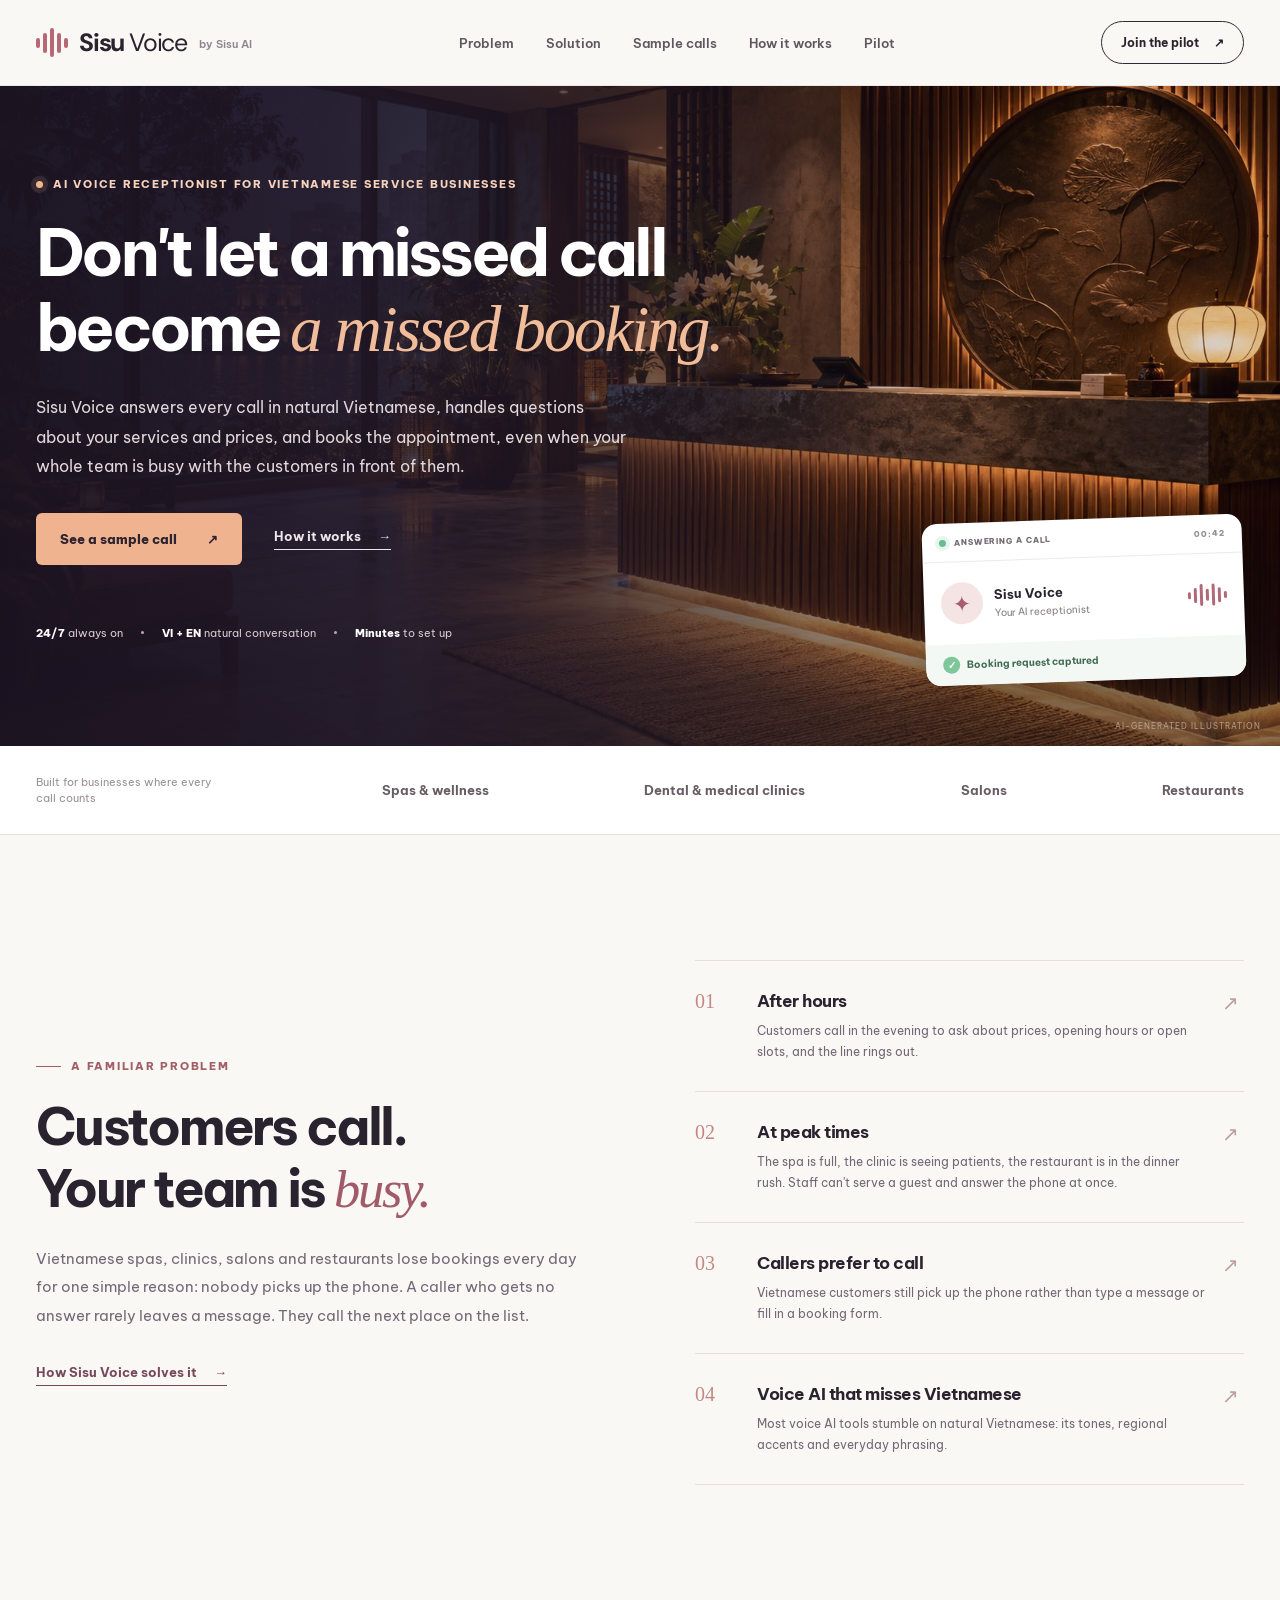
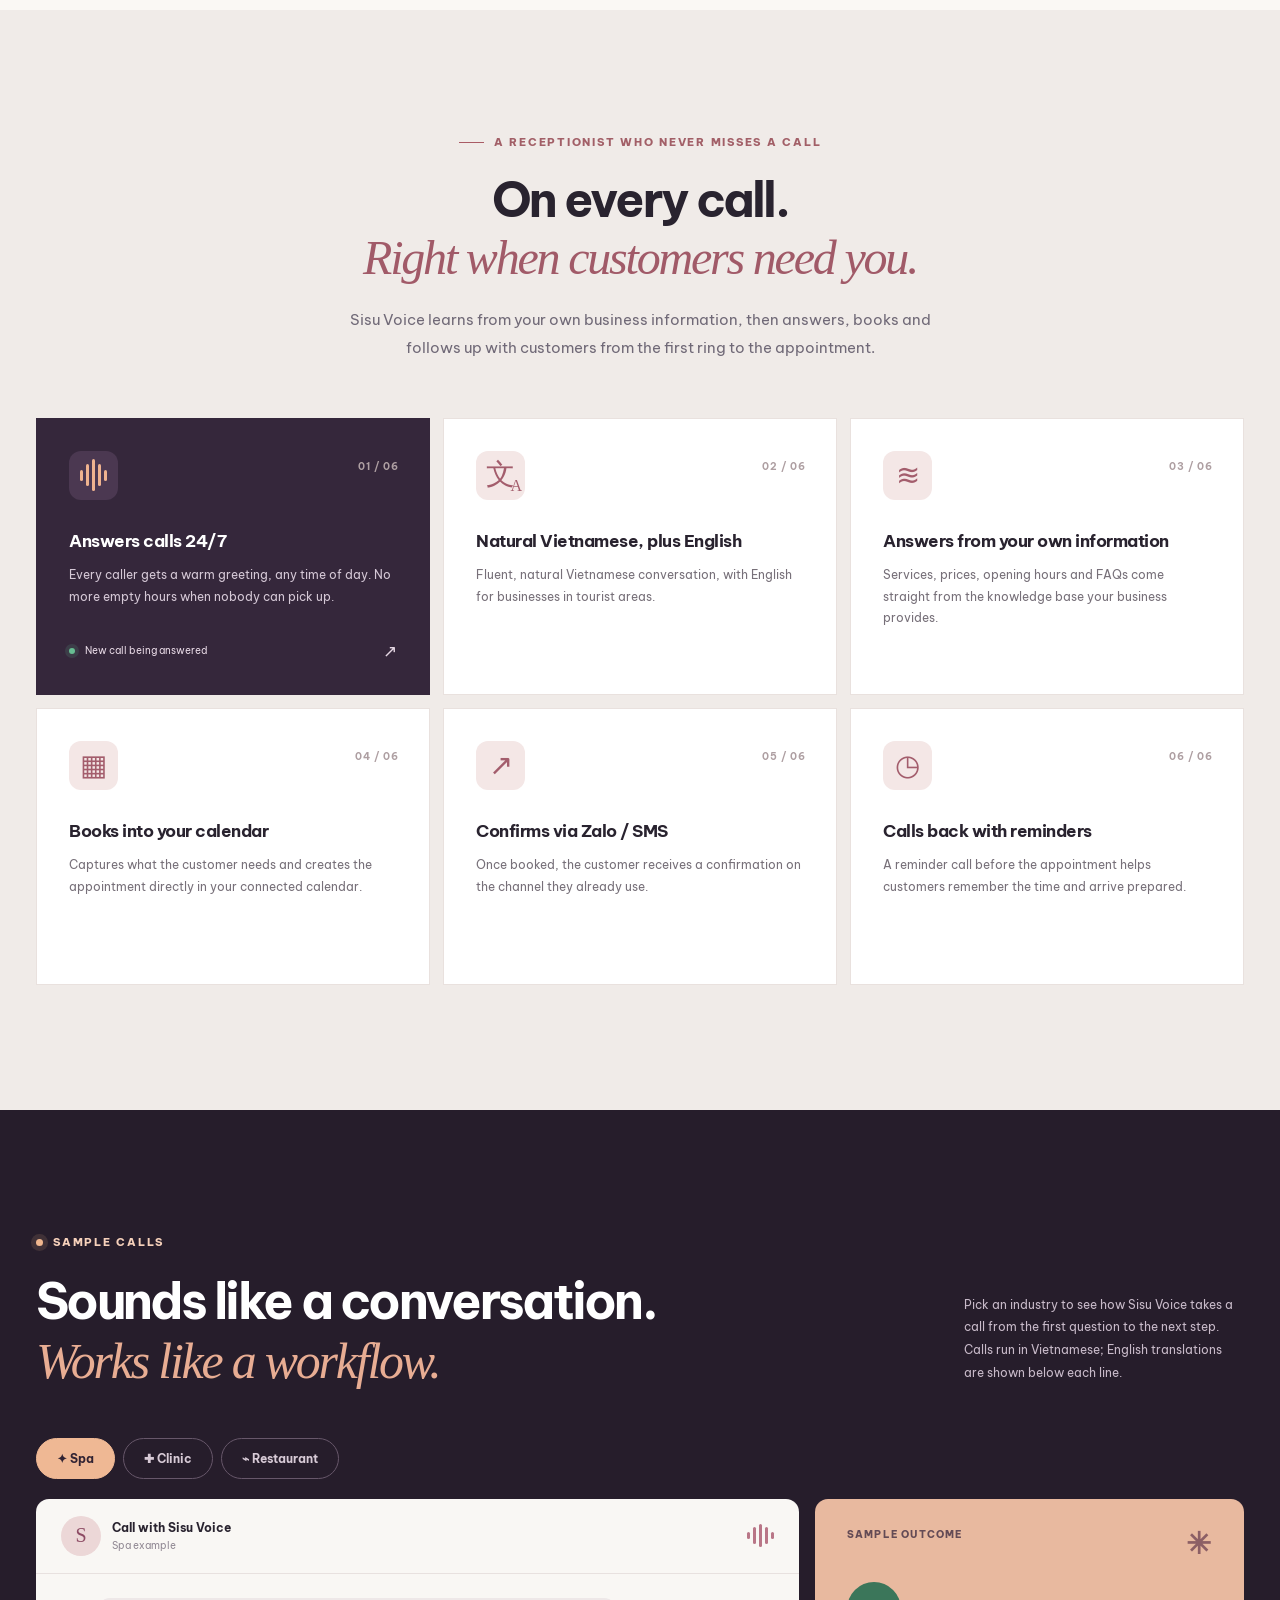
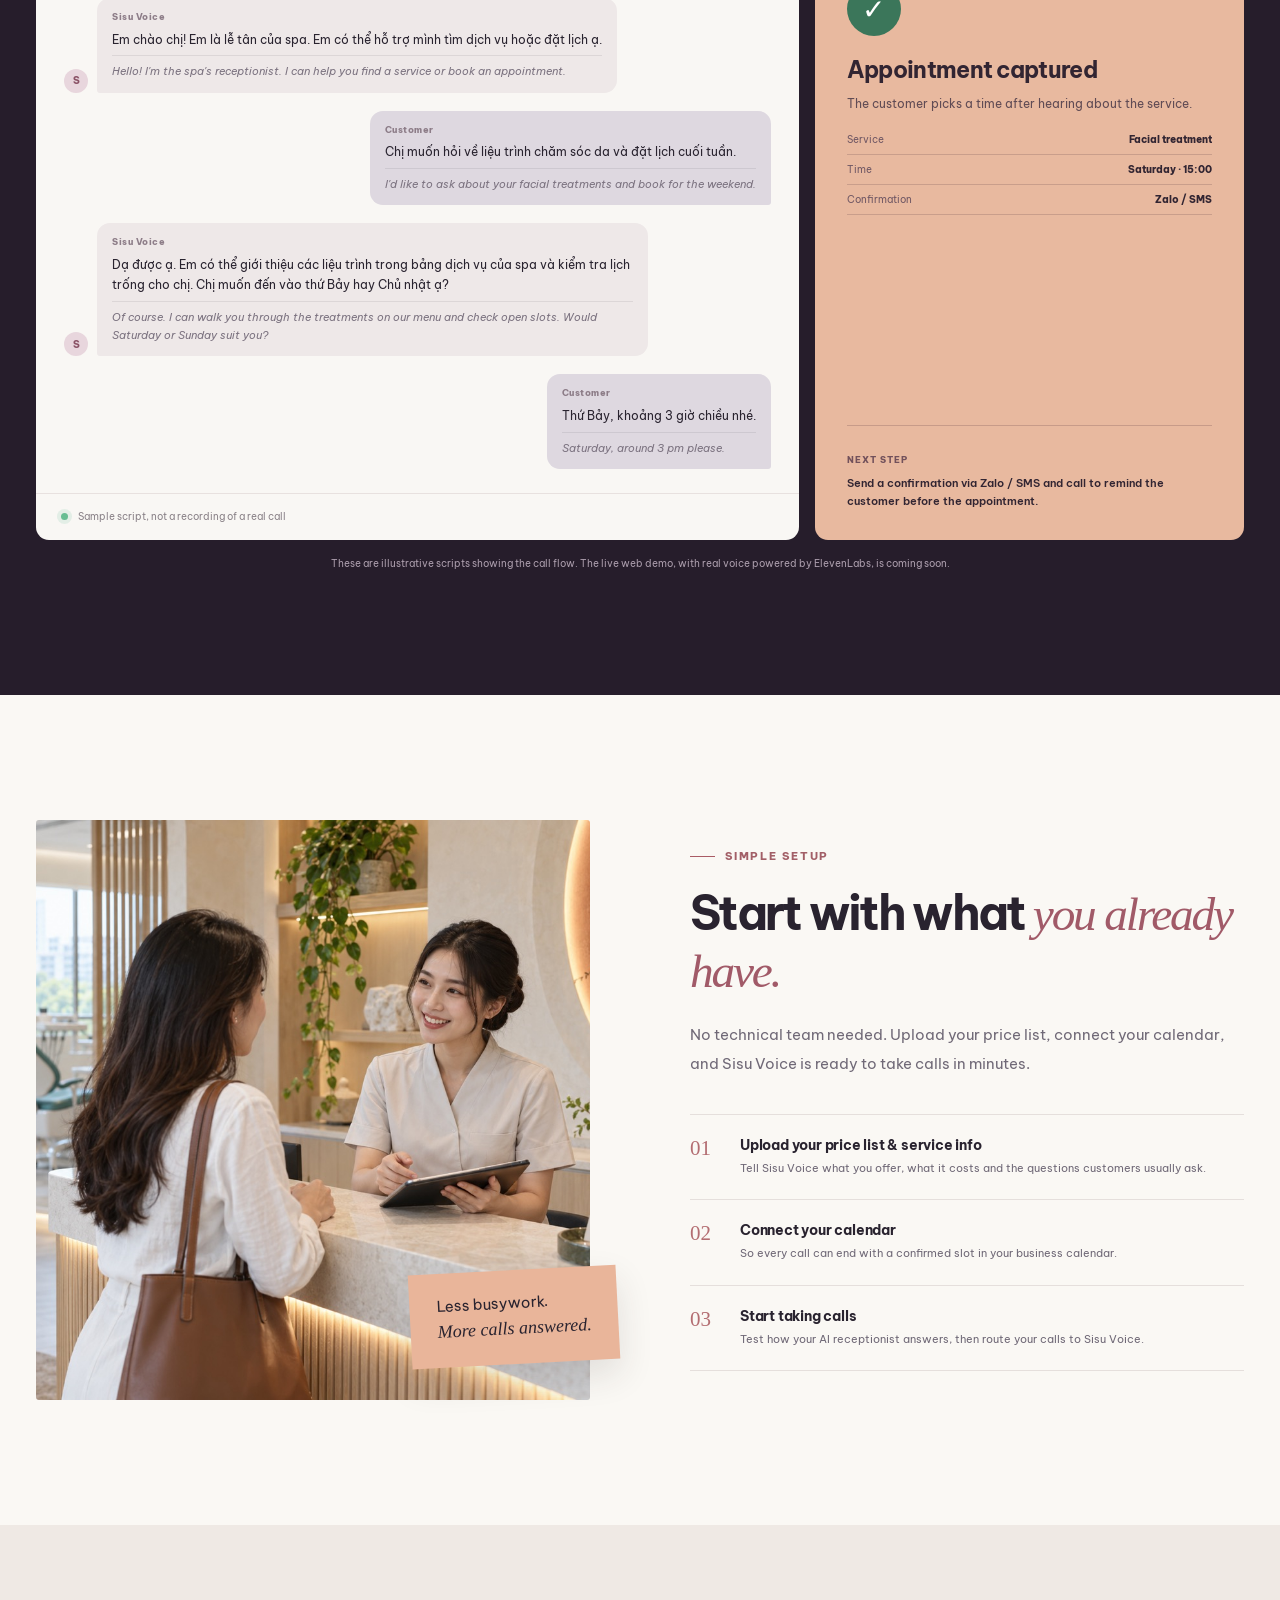
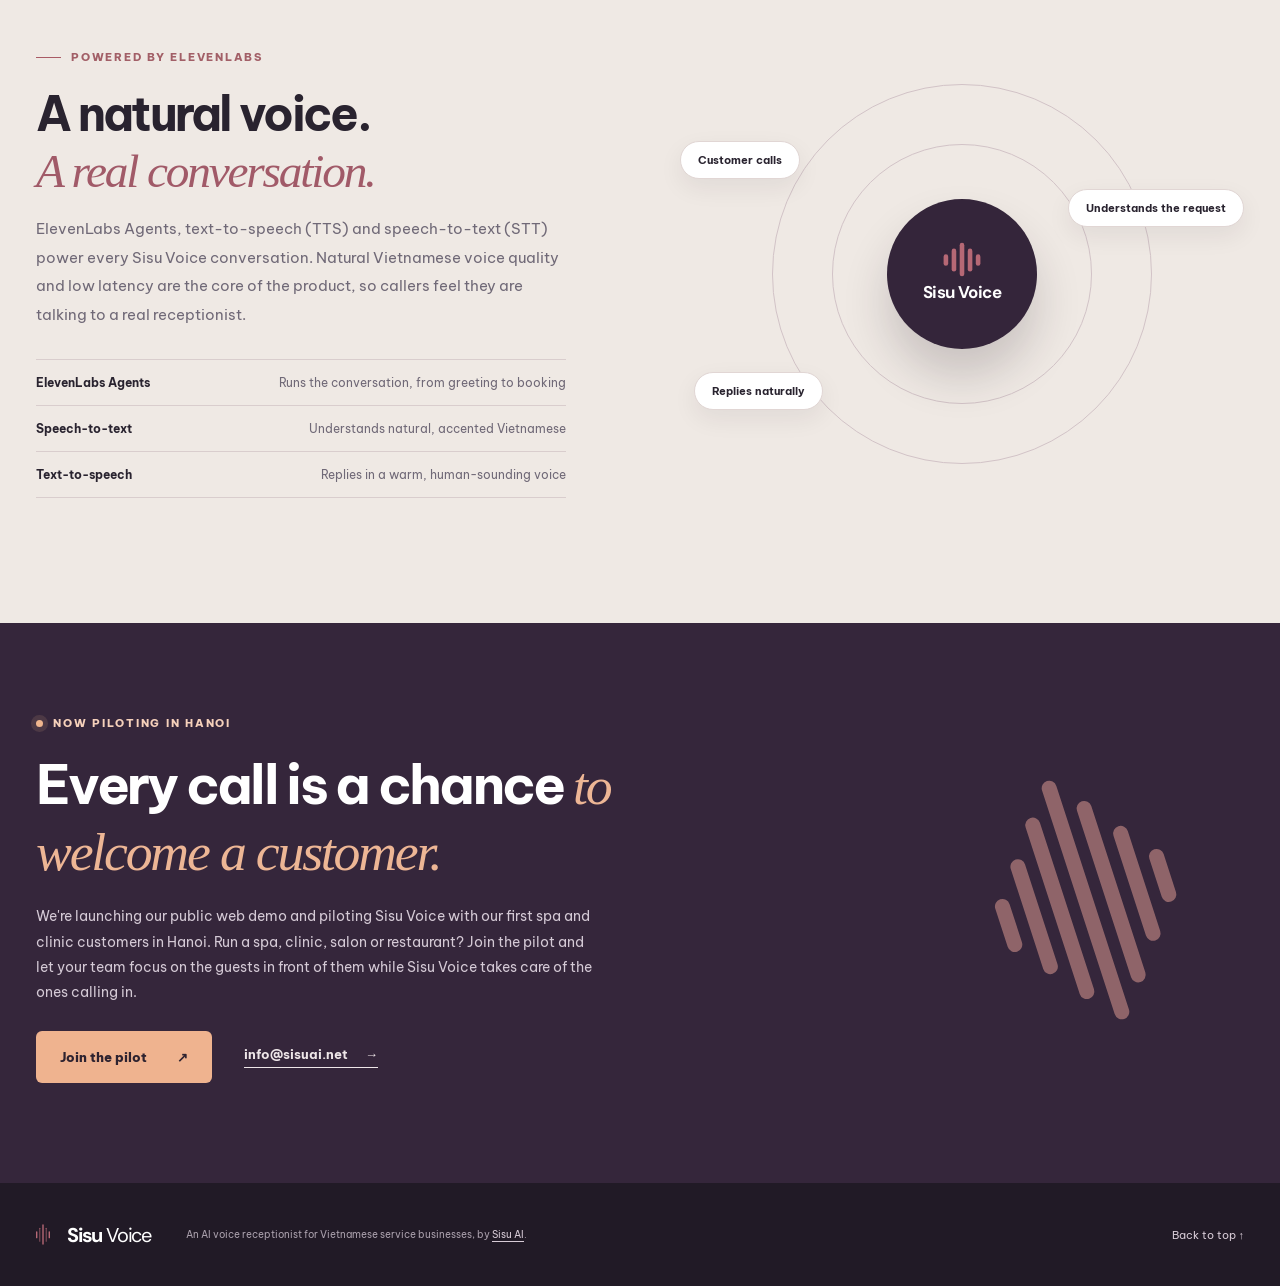
<file: public/sisu-voice.html>
<!doctype html>
<html lang="en">
<head>
  <meta charset="utf-8">
  <meta name="viewport" content="width=device-width, initial-scale=1">
  <meta name="theme-color" content="#251d2c">
  <title>Sisu Voice | AI Voice Receptionist for Vietnamese Service Businesses</title>
  <meta name="description" content="Sisu Voice is an AI voice receptionist for spas, dental and medical clinics, salons and restaurants in Vietnam. It answers calls 24/7 in natural Vietnamese, books appointments and reminds customers before they arrive.">
  <link rel="canonical" href="https://sisuai.net/sisu-voice.html">

  <!-- Open Graph -->
  <meta property="og:type" content="website">
  <meta property="og:site_name" content="Sisu AI">
  <meta property="og:url" content="https://sisuai.net/sisu-voice.html">
  <meta property="og:title" content="Sisu Voice | Every call answered, in natural Vietnamese">
  <meta property="og:description" content="An AI voice receptionist that answers calls 24/7, books appointments and sends confirmations via Zalo or SMS. Built for Vietnamese spas, clinics, salons and restaurants.">
  <meta property="og:image" content="https://sisuai.net/images/sisu-voice/hero-spa-hanoi.jpg">
  <meta property="og:image:alt" content="A spa reception desk in Hanoi in the evening">
  <meta name="twitter:card" content="summary_large_image">
  <meta name="twitter:title" content="Sisu Voice | Every call answered, in natural Vietnamese">
  <meta name="twitter:description" content="An AI voice receptionist for Vietnamese spas, clinics, salons and restaurants. Answers 24/7, books appointments, reminds customers.">
  <meta name="twitter:image" content="https://sisuai.net/images/sisu-voice/hero-spa-hanoi.jpg">

  <link rel="icon" type="image/svg+xml" href="branding/sisu-ai-icon-mark-spark-favicon.svg">
  <link rel="preconnect" href="https://fonts.googleapis.com">
  <link rel="preconnect" href="https://fonts.gstatic.com" crossorigin>
  <link href="https://fonts.googleapis.com/css2?family=Be+Vietnam+Pro:wght@400;500;600;700;800&family=DM+Sans:wght@400;500;600;700&display=swap" rel="stylesheet">
  <link rel="stylesheet" href="css/sisu-voice.css">
  <script src="js/sisu-voice.js" defer></script>
  <!-- Google Tag Manager -->
  <script>(function(w,d,s,l,i){w[l]=w[l]||[];w[l].push({'gtm.start':
  new Date().getTime(),event:'gtm.js'});var f=d.getElementsByTagName(s)[0],
  j=d.createElement(s),dl=l!='dataLayer'?'&l='+l:'';j.async=true;j.src=
  'https://www.googletagmanager.com/gtm.js?id='+i+dl;f.parentNode.insertBefore(j,f);
  })(window,document,'script','dataLayer','GTM-5Q5WRX72');</script>
  <!-- End Google Tag Manager -->
</head>
<body>
  <!-- Google Tag Manager (noscript) -->
  <noscript><iframe src="https://www.googletagmanager.com/ns.html?id=GTM-5Q5WRX72"
  height="0" width="0" style="display:none;visibility:hidden"></iframe></noscript>
  <!-- End Google Tag Manager (noscript) -->
  <a class="skip-link" href="#main">Skip to content</a>
  <header class="site-header" id="top">
    <div class="container header-inner">
      <div class="brand-group">
        <a class="brand" href="#top" aria-label="Sisu Voice, back to top">
          <span class="brand-mark" aria-hidden="true"><span></span><span></span><span></span><span></span><span></span></span>
          <span>Sisu <span class="brand-light">Voice</span></span>
        </a>
        <a class="brand-byline" href="/">by Sisu AI</a>
      </div>
      <button class="menu-toggle" type="button" aria-controls="site-nav" aria-expanded="false" aria-label="Open menu"><span></span><span></span><span></span></button>
      <nav class="site-nav" id="site-nav" aria-label="Primary">
        <a href="#problem">Problem</a>
        <a href="#solution">Solution</a>
        <a href="#demo">Sample calls</a>
        <a href="#how-it-works">How it works</a>
        <a href="#pilot">Pilot</a>
      </nav>
      <a class="header-cta" href="#pilot">Join the pilot <span aria-hidden="true">↗</span></a>
    </div>
  </header>

  <main id="main">
    <section class="hero" aria-labelledby="hero-title">
      <div class="hero-visual" role="img" aria-label="A spa reception desk in Hanoi in the evening"></div>
      <div class="hero-gradient"></div>
      <div class="container hero-inner">
        <div class="hero-copy">
          <p class="eyebrow light"><span class="eyebrow-dot"></span> AI voice receptionist for Vietnamese service businesses</p>
          <h1 id="hero-title">Don't let a missed call become <em>a missed booking.</em></h1>
          <p class="hero-description">Sisu Voice answers every call in natural Vietnamese, handles questions about your services and prices, and books the appointment, even when your whole team is busy with the customers in front of them.</p>
          <div class="hero-actions">
            <a class="button button-coral" href="#demo">See a sample call <span aria-hidden="true">↗</span></a>
            <a class="text-link light-link" href="#solution">How it works <span aria-hidden="true">→</span></a>
          </div>
          <div class="hero-points" aria-label="Highlights"><span><b>24/7</b> always on</span><i></i><span><b>VI + EN</b> natural conversation</span><i></i><span><b>Minutes</b> to set up</span></div>
        </div>
        <div class="call-card" aria-label="Illustration of a call answered by Sisu Voice">
          <div class="call-card-top"><span class="online-dot"></span><span>ANSWERING A CALL</span><span class="call-time">00:42</span></div>
          <div class="call-card-mid"><div class="call-icon" aria-hidden="true">✦</div><div><strong>Sisu Voice</strong><small>Your AI receptionist</small></div><span class="sound-bars" aria-hidden="true"><i></i><i></i><i></i><i></i><i></i><i></i><i></i></span></div>
          <div class="call-card-bottom"><span class="check-icon" aria-hidden="true">✓</span> Booking request captured</div>
        </div>
      </div>
      <div class="hero-caption">AI-GENERATED ILLUSTRATION</div>
    </section>

    <div class="industry-strip" aria-label="Who it's for"><div class="container strip-inner"><span>Built for businesses where every call counts</span><b>Spas &amp; wellness</b><b>Dental &amp; medical clinics</b><b>Salons</b><b>Restaurants</b></div></div>

    <section class="section problem-section" id="problem" aria-labelledby="problem-title">
      <div class="container problem-grid">
        <div class="section-intro"><p class="eyebrow"><span class="eyebrow-line"></span> A familiar problem</p><h2 id="problem-title">Customers call.<br>Your team is <em>busy.</em></h2><p>Vietnamese spas, clinics, salons and restaurants lose bookings every day for one simple reason: nobody picks up the phone. A caller who gets no answer rarely leaves a message. They call the next place on the list.</p><a class="text-link dark-link" href="#solution">How Sisu Voice solves it <span aria-hidden="true">→</span></a></div>
        <div class="problem-list">
          <article class="problem-item"><span class="problem-number">01</span><div><h3>After hours</h3><p>Customers call in the evening to ask about prices, opening hours or open slots, and the line rings out.</p></div><span class="problem-arrow" aria-hidden="true">↗</span></article>
          <article class="problem-item"><span class="problem-number">02</span><div><h3>At peak times</h3><p>The spa is full, the clinic is seeing patients, the restaurant is in the dinner rush. Staff can't serve a guest and answer the phone at once.</p></div><span class="problem-arrow" aria-hidden="true">↗</span></article>
          <article class="problem-item"><span class="problem-number">03</span><div><h3>Callers prefer to call</h3><p>Vietnamese customers still pick up the phone rather than type a message or fill in a booking form.</p></div><span class="problem-arrow" aria-hidden="true">↗</span></article>
          <article class="problem-item"><span class="problem-number">04</span><div><h3>Voice AI that misses Vietnamese</h3><p>Most voice AI tools stumble on natural Vietnamese: its tones, regional accents and everyday phrasing.</p></div><span class="problem-arrow" aria-hidden="true">↗</span></article>
        </div>
      </div>
    </section>

    <section class="section solution-section" id="solution" aria-labelledby="solution-title">
      <div class="container"><div class="section-heading center"><p class="eyebrow"><span class="eyebrow-line"></span> A receptionist who never misses a call</p><h2 id="solution-title">On every call.<br><em>Right when customers need you.</em></h2><p>Sisu Voice learns from your own business information, then answers, books and follows up with customers from the first ring to the appointment.</p></div>
        <div class="feature-grid">
          <article class="feature-card feature-card-featured"><div class="feature-icon pulse-icon" aria-hidden="true"><span></span><span></span><span></span><span></span><span></span></div><span class="feature-index">01 / 06</span><h3>Answers calls 24/7</h3><p>Every caller gets a warm greeting, any time of day. No more empty hours when nobody can pick up.</p><div class="mini-call"><span class="online-dot"></span> New call being answered <span aria-hidden="true">↗</span></div></article>
          <article class="feature-card"><div class="feature-icon" aria-hidden="true">文<span class="icon-small">A</span></div><span class="feature-index">02 / 06</span><h3>Natural Vietnamese, plus English</h3><p>Fluent, natural Vietnamese conversation, with English for businesses in tourist areas.</p></article>
          <article class="feature-card"><div class="feature-icon" aria-hidden="true">≋</div><span class="feature-index">03 / 06</span><h3>Answers from your own information</h3><p>Services, prices, opening hours and FAQs come straight from the knowledge base your business provides.</p></article>
          <article class="feature-card"><div class="feature-icon" aria-hidden="true">▦</div><span class="feature-index">04 / 06</span><h3>Books into your calendar</h3><p>Captures what the customer needs and creates the appointment directly in your connected calendar.</p></article>
          <article class="feature-card"><div class="feature-icon" aria-hidden="true">↗</div><span class="feature-index">05 / 06</span><h3>Confirms via Zalo / SMS</h3><p>Once booked, the customer receives a confirmation on the channel they already use.</p></article>
          <article class="feature-card"><div class="feature-icon" aria-hidden="true">◷</div><span class="feature-index">06 / 06</span><h3>Calls back with reminders</h3><p>A reminder call before the appointment helps customers remember the time and arrive prepared.</p></article>
        </div>
      </div>
    </section>

    <section class="section demo-section" id="demo" aria-labelledby="demo-title">
      <div class="container"><div class="demo-header"><div><p class="eyebrow light"><span class="eyebrow-dot"></span> Sample calls</p><h2 id="demo-title">Sounds like a conversation.<br><em>Works like a workflow.</em></h2></div><p>Pick an industry to see how Sisu Voice takes a call from the first question to the next step. Calls run in Vietnamese; English translations are shown below each line.</p></div>
        <div class="demo-tabs" role="tablist" aria-label="Choose an industry"><button type="button" class="demo-tab is-active" role="tab" aria-selected="true" aria-controls="demo-stage" data-demo="spa">✦ Spa</button><button type="button" class="demo-tab" role="tab" aria-selected="false" aria-controls="demo-stage" data-demo="clinic" tabindex="-1">✚ Clinic</button><button type="button" class="demo-tab" role="tab" aria-selected="false" aria-controls="demo-stage" data-demo="restaurant" tabindex="-1">⌁ Restaurant</button></div>
        <div class="demo-stage" id="demo-stage" role="tabpanel"><div class="conversation-panel"><div class="conversation-head"><span class="avatar">S</span><div><strong>Call with Sisu Voice</strong><small id="demo-context">Spa example</small></div><span class="wave-indicator" aria-hidden="true"><i></i><i></i><i></i><i></i><i></i></span></div><div class="conversation-body" id="conversation-body" aria-live="polite"></div><div class="conversation-foot"><span class="online-dot"></span> Sample script, not a recording of a real call</div></div><div class="outcome-panel"><div class="outcome-top"><span>SAMPLE OUTCOME</span><span class="outcome-symbol" aria-hidden="true">✳</span></div><div class="outcome-check" aria-hidden="true">✓</div><h3 id="outcome-title">Appointment captured</h3><p id="outcome-description">The customer picks a time after hearing about the service.</p><div class="outcome-details" id="outcome-details"></div><div class="outcome-next"><span>NEXT STEP</span><p id="outcome-next">Send a confirmation via Zalo / SMS and call to remind the customer before the appointment.</p></div></div></div>
        <p class="demo-note">These are illustrative scripts showing the call flow. The live web demo, with real voice powered by ElevenLabs, is coming soon.</p>
      </div>
    </section>

    <section class="section setup-section" id="how-it-works" aria-labelledby="setup-title"><div class="container setup-grid"><div class="setup-photo-wrap"><img src="images/sisu-voice/clinic-reception.jpg" alt="A clinic receptionist in Vietnam welcoming a patient, AI-generated illustration" width="1200" height="900" loading="lazy"><span class="photo-sticker">Less busywork.<br><strong>More calls answered.</strong></span></div><div class="setup-content"><p class="eyebrow"><span class="eyebrow-line"></span> Simple setup</p><h2 id="setup-title">Start with what <em>you already have.</em></h2><p class="setup-lead">No technical team needed. Upload your price list, connect your calendar, and Sisu Voice is ready to take calls in minutes.</p><div class="steps"><div class="step"><span>01</span><div><h3>Upload your price list &amp; service info</h3><p>Tell Sisu Voice what you offer, what it costs and the questions customers usually ask.</p></div></div><div class="step"><span>02</span><div><h3>Connect your calendar</h3><p>So every call can end with a confirmed slot in your business calendar.</p></div></div><div class="step"><span>03</span><div><h3>Start taking calls</h3><p>Test how your AI receptionist answers, then route your calls to Sisu Voice.</p></div></div></div></div></div></section>

    <section class="section tech-section" aria-labelledby="tech-title"><div class="container tech-inner"><div><p class="eyebrow"><span class="eyebrow-line"></span> Powered by ElevenLabs</p><h2 id="tech-title">A natural voice.<br><em>A real conversation.</em></h2><p>ElevenLabs Agents, text-to-speech (TTS) and speech-to-text (STT) power every Sisu Voice conversation. Natural Vietnamese voice quality and low latency are the core of the product, so callers feel they are talking to a real receptionist.</p><ul class="tech-list"><li><b>ElevenLabs Agents</b><span>Runs the conversation, from greeting to booking</span></li><li><b>Speech-to-text</b><span>Understands natural, accented Vietnamese</span></li><li><b>Text-to-speech</b><span>Replies in a warm, human-sounding voice</span></li></ul></div><div class="tech-visual" aria-label="Diagram: a call is heard, understood and answered"><div class="orbit orbit-one"></div><div class="orbit orbit-two"></div><div class="tech-core"><span class="brand-mark" aria-hidden="true"><span></span><span></span><span></span><span></span><span></span></span><strong>Sisu Voice</strong></div><div class="tech-pill p1">Customer calls</div><div class="tech-pill p2">Understands the request</div><div class="tech-pill p3">Replies naturally</div></div></div></section>

    <section class="closing-section" id="pilot" aria-labelledby="pilot-title"><div class="container closing-inner"><div><p class="eyebrow light"><span class="eyebrow-dot"></span> Now piloting in Hanoi</p><h2 id="pilot-title">Every call is a chance <em>to welcome a customer.</em></h2><p>We're launching our public web demo and piloting Sisu Voice with our first spa and clinic customers in Hanoi. Run a spa, clinic, salon or restaurant? Join the pilot and let your team focus on the guests in front of them while Sisu Voice takes care of the ones calling in.</p><div class="closing-actions"><a class="button button-coral" href="/?product=sisu-voice#contact">Join the pilot <span aria-hidden="true">↗</span></a><a class="text-link light-link" href="mailto:info@sisuai.net?subject=Sisu%20Voice%20pilot">info@sisuai.net <span aria-hidden="true">→</span></a></div></div><div class="closing-decoration" aria-hidden="true"><span></span><span></span><span></span><span></span><span></span><span></span><span></span></div></div></section>
  </main>
  <footer class="footer"><div class="container footer-inner"><a class="brand" href="#top"><span class="brand-mark" aria-hidden="true"><span></span><span></span><span></span><span></span><span></span></span><span>Sisu <span class="brand-light">Voice</span></span></a><p>An AI voice receptionist for Vietnamese service businesses, by <a href="/">Sisu AI</a>.</p><a href="#top">Back to top ↑</a></div></footer>
</body>
</html>
</file>
<file: public/css/sisu-voice.css>
/* Sisu Voice landing page (sisu-voice.html). Product palette: plum + coral, set in Be Vietnam Pro / DM Sans. */
:root{--ink:#29232f;--muted:#706977;--plum:#251d2c;--plum-2:#3a2a3d;--accent:#efb38f;--cream:#faf8f4;--cream-2:#f2ede8;--line:#e5dfdc;--teal:#7fc9ac;--white:#fff;--font:'Be Vietnam Pro','Segoe UI',Arial,sans-serif}*{box-sizing:border-box}html{scroll-behavior:smooth}body{margin:0;background:var(--cream);color:var(--ink);font-family:var(--font);-webkit-font-smoothing:antialiased}img{display:block;max-width:100%}a{color:inherit;text-decoration:none}button{font:inherit}button,a{-webkit-tap-highlight-color:transparent}a:focus-visible,button:focus-visible{outline:3px solid var(--accent);outline-offset:4px}.container{width:min(100% - 72px,1220px);margin-inline:auto}.skip-link{position:absolute;top:-100px;left:20px;background:#fff;z-index:1000;padding:12px}.skip-link:focus{top:12px}.site-header{height:86px;background:var(--cream);position:relative;z-index:50;border-bottom:1px solid rgba(41,35,47,.07)}.header-inner{height:100%;display:flex;align-items:center;gap:36px}.brand{display:inline-flex;align-items:center;gap:11px;font-family:'DM Sans',var(--font);font-size:25px;letter-spacing:-1.2px;font-weight:700;white-space:nowrap}.brand-light{font-weight:400}.brand-mark{display:flex;align-items:center;gap:3px;height:29px}.brand-mark span{width:4px;border-radius:5px;background:#b66875}.brand-mark span:nth-child(1),.brand-mark span:nth-child(5){height:10px}.brand-mark span:nth-child(2),.brand-mark span:nth-child(4){height:20px}.brand-mark span:nth-child(3){height:29px}.site-nav{display:flex;align-items:center;gap:32px;margin:auto;font-size:13px;font-weight:600;color:#5e5760}.site-nav a{transition:color .2s}.site-nav a:hover{color:#a45362}.header-cta{border:1px solid #342638;border-radius:100px;padding:13px 19px;font-size:12px;font-weight:700;white-space:nowrap;transition:background .2s,color .2s}.header-cta:hover{background:var(--plum);color:#fff}.header-cta span{margin-left:12px}.menu-toggle{display:none}.hero{position:relative;min-height:660px;overflow:hidden;background:#241a28;color:#fff}.hero-visual,.hero-gradient{position:absolute;inset:0}.hero-visual{background-image:url('../images/sisu-voice/hero-spa-hanoi.jpg');background-size:cover;background-position:center 53%}.hero-gradient{background:linear-gradient(90deg,rgba(27,19,33,.97) 0%,rgba(33,23,39,.91) 26%,rgba(34,25,39,.72) 47%,rgba(34,25,39,.14) 77%),linear-gradient(0deg,rgba(21,17,25,.43),transparent 35%)}.hero-inner{min-height:660px;display:flex;align-items:center;position:relative}.hero-copy{width:min(100%,700px);padding:80px 0 95px;position:relative;z-index:2}.eyebrow{display:flex;align-items:center;gap:10px;margin:0 0 22px;font-size:11px;line-height:1.4;letter-spacing:1.75px;text-transform:uppercase;font-weight:800;color:#a25f67}.eyebrow.light{color:#f6d1bb}.eyebrow-dot{width:7px;height:7px;border-radius:50%;background:#f0b68e;box-shadow:0 0 0 5px rgba(240,182,142,.13);flex:none}.eyebrow-line{width:25px;height:1px;background:#a95b65;flex:none}.hero h1,h2{font-size:clamp(38px,4.1vw,61px);line-height:1.18;letter-spacing:-2.7px;margin:0;font-weight:700}.hero h1{max-width:700px;font-size:clamp(45px,5.1vw,74px);line-height:1.16;letter-spacing:-3.7px}.hero h1 em,h2 em{font-family:Georgia,'Times New Roman',serif;font-weight:400;letter-spacing:-2.2px}.hero h1 em{color:#f1bc9a}.hero-description{max-width:590px;color:#e1d9dc;font-size:16px;line-height:1.85;margin:25px 0 31px}.hero-actions{display:flex;align-items:center;gap:32px}.button{min-height:52px;display:inline-flex;align-items:center;justify-content:center;gap:30px;padding:0 24px;border-radius:6px;font-size:13px;font-weight:800;transition:transform .2s,background .2s}.button:hover{transform:translateY(-3px)}.button-coral{background:var(--accent);color:#2e2330}.button-coral:hover{background:#f6c8a9}.text-link{display:inline-flex;align-items:center;gap:17px;font-size:13px;font-weight:700;border-bottom:1px solid currentColor;padding-bottom:5px}.light-link{color:#eee6e8}.dark-link{color:#76485c}.hero-points{display:flex;align-items:center;gap:18px;color:#d6ccd0;font-size:11px;margin-top:61px}.hero-points b{color:#fff;font-weight:800}.hero-points i{width:3px;height:3px;background:#c2a4a9;border-radius:50%}.call-card{position:absolute;z-index:3;right:0;bottom:65px;width:320px;background:#fff;color:var(--ink);border-radius:15px;box-shadow:0 24px 60px rgba(0,0,0,.28);overflow:hidden;transform:rotate(-2deg)}.call-card-top{display:flex;align-items:center;gap:8px;padding:14px 17px;border-bottom:1px solid #eee9e7;font-size:8px;font-weight:800;letter-spacing:.9px;color:#726a72}.online-dot{width:7px;height:7px;background:#67bd92;border-radius:50%;display:inline-block;flex:none;box-shadow:0 0 0 4px rgba(103,189,146,.15)}.call-time{margin-left:auto;color:#918b91}.call-card-mid{padding:20px 17px;display:flex;align-items:center;gap:11px}.call-icon{width:42px;height:42px;display:grid;place-items:center;border-radius:50%;background:#f4e5e4;color:#a85d72;font-size:22px}.call-card-mid strong,.call-card-mid small{display:block}.call-card-mid strong{font-size:13px}.call-card-mid small{color:#847d82;font-size:10px;margin-top:4px}.sound-bars{display:flex;gap:3px;height:25px;align-items:center;margin-left:auto}.sound-bars i{display:block;width:3px;border-radius:4px;background:#b06979;animation:bars 1.15s ease-in-out infinite alternate}.sound-bars i:nth-child(1),.sound-bars i:nth-child(7){height:7px}.sound-bars i:nth-child(2),.sound-bars i:nth-child(6){height:15px;animation-delay:.2s}.sound-bars i:nth-child(3),.sound-bars i:nth-child(5){height:22px;animation-delay:.35s}.sound-bars i:nth-child(4){height:12px;animation-delay:.1s}@keyframes bars{to{transform:scaleY(.45)}}.call-card-bottom{background:#f3f8f4;padding:12px 17px;color:#406b51;font-size:10px;font-weight:700}.check-icon{display:inline-grid;place-items:center;background:#80c69b;color:#fff;border-radius:50%;width:17px;height:17px;margin-right:5px}.hero-caption{position:absolute;right:19px;bottom:15px;color:#dfd0cb;font-size:8px;letter-spacing:1px;opacity:.65}.industry-strip{border-bottom:1px solid var(--line);background:#fff}.strip-inner{min-height:88px;display:flex;justify-content:space-between;align-items:center;gap:18px}.strip-inner span{font-size:11px;color:#9a9292;max-width:190px;line-height:1.5}.strip-inner b{font-size:13px;color:#665e64;font-weight:700;white-space:nowrap}.section{padding:125px 0}.problem-section{background:var(--cream)}.problem-grid{display:grid;grid-template-columns:1fr 1fr;gap:110px;align-items:center}.section-intro h2{margin-bottom:24px}.section-intro h2 em,.section-heading h2 em,.setup-content h2 em,.tech-inner h2 em{color:#a15a68}.section-intro>p:not(.eyebrow),.section-heading>p:not(.eyebrow),.setup-lead,.tech-inner>div>p:not(.eyebrow){color:var(--muted);font-size:15px;line-height:1.9}.section-intro .text-link{margin-top:19px}.problem-list{border-top:1px solid var(--line)}.problem-item{display:grid;grid-template-columns:45px 1fr 22px;gap:17px;align-items:start;border-bottom:1px solid var(--line);padding:29px 0}.problem-number{font-family:Georgia,serif;color:#c38883;font-size:20px}.problem-item h3{margin:0 0 8px;font-size:17px;letter-spacing:-.5px}.problem-item p{margin:0;color:var(--muted);font-size:12px;line-height:1.75}.problem-arrow{color:#bd9f9f;font-size:20px}.solution-section{background:#f0ebe8}.section-heading.center{text-align:center;max-width:730px;margin:0 auto 55px}.section-heading.center .eyebrow{justify-content:center}.section-heading h2{font-size:clamp(37px,3.75vw,54px)}.section-heading>p:not(.eyebrow){margin:19px auto 0;max-width:625px}.feature-grid{display:grid;grid-template-columns:repeat(3,1fr);gap:13px}.feature-card{position:relative;min-height:277px;padding:32px;background:#fff;border:1px solid #e9e1de;overflow:hidden;display:flex;flex-direction:column}.feature-card-featured{background:#35273b;color:#fff;border-color:#35273b}.feature-icon{width:49px;height:49px;border-radius:12px;background:#f4e7e6;color:#a35d6c;display:flex;align-items:center;justify-content:center;font-size:29px;font-family:Georgia,serif;margin-bottom:29px;position:relative}.feature-card-featured .feature-icon{background:#4b3851;color:#f1bf9f}.icon-small{font-size:16px;position:absolute;bottom:5px;right:3px}.feature-index{position:absolute;top:41px;right:30px;color:#ae9fa2;font-size:10px;font-weight:700;letter-spacing:1px}.feature-card h3{font-size:17px;line-height:1.5;letter-spacing:-.5px;margin:0 0 10px}.feature-card p{font-size:12px;color:#777079;line-height:1.8;margin:0;max-width:340px}.feature-card-featured p{color:#d5c8d6}.pulse-icon{gap:3px}.pulse-icon span{width:3px;background:#efb38f;border-radius:3px}.pulse-icon span:nth-child(1),.pulse-icon span:nth-child(5){height:11px}.pulse-icon span:nth-child(2),.pulse-icon span:nth-child(4){height:22px}.pulse-icon span:nth-child(3){height:32px}.mini-call{margin-top:auto;padding-top:23px;color:#e6d8e4;font-size:10px;display:flex;align-items:center;gap:10px}.mini-call .online-dot{width:6px;height:6px}.mini-call>span:last-child{margin-left:auto;font-size:17px}.demo-section{background:#261d2b;color:#fff}.demo-header{display:flex;align-items:end;justify-content:space-between;gap:45px}.demo-header h2{font-size:clamp(36px,3.9vw,56px)}.demo-header h2 em{color:#e8ad93}.demo-header>p{max-width:280px;color:#c8bac9;font-size:12px;line-height:1.9;margin:0 0 7px}.demo-tabs{display:flex;gap:8px;margin:46px 0 20px}.demo-tab{border:1px solid #67576a;background:transparent;color:#d7cad6;padding:12px 20px;border-radius:100px;cursor:pointer;font-size:12px;font-weight:700;transition:all .2s}.demo-tab:hover,.demo-tab.is-active{border-color:#efb894;background:#efb894;color:#312333}.demo-stage{display:grid;grid-template-columns:1.28fr .72fr;gap:16px}.conversation-panel{background:#f9f7f4;color:var(--ink);border-radius:13px;overflow:hidden;display:flex;flex-direction:column;min-height:475px}.conversation-head{height:75px;display:flex;align-items:center;gap:11px;padding:0 25px;border-bottom:1px solid #e8e1df}.avatar{display:grid;place-items:center;width:40px;height:40px;border-radius:50%;background:#ecd7d7;color:#8d4b64;font-family:Georgia,serif;font-size:20px}.conversation-head strong,.conversation-head small{display:block}.conversation-head strong{font-size:12px}.conversation-head small{font-size:10px;color:#918994;margin-top:4px}.wave-indicator{display:flex;align-items:center;gap:3px;height:23px;margin-left:auto}.wave-indicator i{display:block;width:3px;background:#b97687;border-radius:3px}.wave-indicator i:nth-child(1),.wave-indicator i:nth-child(5){height:7px}.wave-indicator i:nth-child(2),.wave-indicator i:nth-child(4){height:17px}.wave-indicator i:nth-child(3){height:23px}.conversation-body{padding:24px 28px;display:flex;flex-direction:column;gap:18px;flex:1}.bubble-row{display:flex;align-items:flex-end;gap:9px}.bubble-row.customer{justify-content:flex-end}.bubble-icon{display:grid;place-items:center;flex:none;width:24px;height:24px;border-radius:50%;background:#e8d6dd;color:#8a5266;font-size:10px;font-weight:800}.bubble{max-width:78%;padding:12px 15px;border-radius:13px 13px 13px 3px;background:#eee8e8;font-size:12px;line-height:1.65}.customer .bubble{background:#ded8e0;border-radius:13px 13px 3px 13px}.bubble-label{display:block;font-size:9px;color:#8d7d88;font-weight:800;margin-bottom:5px;letter-spacing:.5px}.conversation-foot{border-top:1px solid #e8e1df;height:47px;display:flex;align-items:center;gap:10px;padding:0 25px;color:#8b8389;font-size:10px}.outcome-panel{background:#e8b99f;color:#322532;border-radius:13px;padding:29px 32px;display:flex;flex-direction:column}.outcome-top{display:flex;justify-content:space-between;align-items:start;color:#644b55;font-size:10px;font-weight:800;letter-spacing:1.2px}.outcome-symbol{font-size:30px;line-height:1;color:#8c5f65}.outcome-check{display:grid;place-items:center;width:54px;height:54px;background:#3b765a;color:#fff;border-radius:50%;font-size:28px;margin:24px 0 18px}.outcome-panel h3{font-size:23px;line-height:1.35;letter-spacing:-.7px;margin:0 0 8px}.outcome-panel>p{font-size:12px;line-height:1.75;margin:0 0 19px;color:#604b54}.outcome-details{display:grid;gap:8px}.detail-row{display:flex;justify-content:space-between;gap:10px;border-bottom:1px solid rgba(64,37,50,.18);padding-bottom:8px;font-size:10px}.detail-row span:first-child{color:#715864}.detail-row span:last-child{font-weight:800;text-align:right}.outcome-next{margin-top:auto;border-top:1px solid rgba(64,37,50,.2);padding-top:21px}.outcome-next span{font-size:9px;letter-spacing:1px;font-weight:800;color:#72515b}.outcome-next p{font-size:11px;line-height:1.7;margin:7px 0 0;font-weight:600}.demo-note{font-size:10px;color:#aa9cab;margin:17px 0 0;text-align:center}.setup-section{background:#faf8f4}.setup-grid{display:grid;grid-template-columns:1fr 1fr;gap:100px;align-items:center}.setup-photo-wrap{position:relative}.setup-photo-wrap img{width:100%;height:580px;object-fit:cover;object-position:56% center;border-radius:3px}.photo-sticker{position:absolute;right:-28px;bottom:36px;padding:22px 27px;background:#e9b59a;box-shadow:0 15px 35px rgba(53,38,43,.12);font-size:15px;line-height:1.5;transform:rotate(-3deg)}.photo-sticker strong{font-family:Georgia,serif;font-weight:400;font-style:italic;font-size:18px}.setup-content h2{font-size:clamp(37px,3.7vw,54px)}.setup-lead{margin:21px 0 36px}.step{display:flex;gap:22px;border-top:1px solid var(--line);padding:21px 0}.step:last-child{border-bottom:1px solid var(--line)}.step>span{font-family:Georgia,serif;font-size:21px;color:#b36d71;min-width:28px}.step h3{font-size:14px;margin:0 0 5px;letter-spacing:-.2px}.step p{font-size:11px;line-height:1.75;color:var(--muted);margin:0}.tech-section{background:#efe9e4;overflow:hidden}.tech-inner{display:grid;grid-template-columns:1fr 1fr;gap:80px;align-items:center}.tech-inner h2{font-size:clamp(38px,3.7vw,54px)}.tech-inner>div>p:not(.eyebrow){max-width:530px}.tech-visual{height:390px;position:relative;display:grid;place-items:center}.orbit{position:absolute;border:1px solid #d2c3c7;border-radius:50%;aspect-ratio:1}.orbit-one{width:260px}.orbit-two{width:380px}.tech-core{width:150px;height:150px;border-radius:50%;background:#34253a;box-shadow:0 28px 45px rgba(42,30,44,.19);color:#fff;display:flex;flex-direction:column;gap:7px;align-items:center;justify-content:center;position:relative;z-index:2}.tech-core .brand-mark{transform:scale(1.15)}.tech-core strong{font-family:'DM Sans',var(--font);font-size:17px;letter-spacing:-.6px}.tech-pill{position:absolute;z-index:3;background:#fff;border:1px solid #e1d6d4;border-radius:100px;padding:11px 17px;font-size:11px;font-weight:700;box-shadow:0 9px 25px rgba(42,30,44,.07)}.tech-pill.p1{left:0;top:62px}.tech-pill.p2{right:0;top:110px}.tech-pill.p3{left:14px;bottom:59px}.closing-section{background:#35263b;color:#fff;overflow:hidden}.closing-inner{padding-top:93px;padding-bottom:100px;display:flex;justify-content:space-between;align-items:center;gap:40px}.closing-inner>div:first-child{max-width:735px;position:relative;z-index:2}.closing-inner h2{font-size:clamp(42px,4.2vw,61px)}.closing-inner h2 em{color:#edb695}.closing-inner p:not(.eyebrow){font-size:14px;line-height:1.8;color:#d4c9d5;max-width:560px;margin:20px 0 26px}.closing-decoration{display:flex;align-items:center;gap:12px;opacity:.55;transform:rotate(-18deg);margin-right:70px}.closing-decoration span{width:15px;border-radius:15px;background:#d99890}.closing-decoration span:nth-child(1),.closing-decoration span:nth-child(7){height:55px}.closing-decoration span:nth-child(2),.closing-decoration span:nth-child(6){height:120px}.closing-decoration span:nth-child(3),.closing-decoration span:nth-child(5){height:190px}.closing-decoration span:nth-child(4){height:250px}.footer{background:#211a26;color:#fff}.footer-inner{min-height:103px;display:flex;align-items:center;gap:35px}.footer .brand{font-size:20px}.footer .brand-mark{transform:scale(.7);transform-origin:left center;width:20px}.footer p{font-size:10px;color:#a99fab;margin:0 auto 0 0}.footer a:last-child{font-size:11px;color:#d7cbd6}
@media(max-width:1050px){.container{width:min(100% - 48px,1220px)}.site-nav{gap:17px}.site-nav a{font-size:11px}.header-cta{font-size:11px;padding:11px 13px}.hero h1{max-width:610px}.call-card{right:8px;width:290px;bottom:30px}.hero-copy{padding-bottom:155px}.problem-grid,.setup-grid{gap:55px}.feature-card{padding:26px}.tech-inner{gap:35px}}
@media(max-width:760px){.container{width:min(100% - 36px,1220px)}.site-header{height:68px}.brand{font-size:22px}.menu-toggle{display:flex;flex-direction:column;gap:5px;margin-left:auto;width:34px;height:34px;align-items:center;justify-content:center;border:0;background:transparent;cursor:pointer}.menu-toggle span{width:22px;height:2px;background:#342939;border-radius:2px}.header-cta{display:none}.site-nav{display:none;position:absolute;top:68px;left:0;right:0;padding:15px 18px 22px;background:var(--cream);box-shadow:0 15px 20px rgba(0,0,0,.11);flex-direction:column;align-items:stretch;gap:0}.site-nav.is-open{display:flex}.site-nav a{font-size:13px;padding:13px 5px;border-bottom:1px solid var(--line)}.hero,.hero-inner{min-height:710px}.hero-visual{background-position:62% center}.hero-gradient{background:linear-gradient(90deg,rgba(26,18,31,.91),rgba(28,21,33,.55)),linear-gradient(0deg,rgba(27,20,31,.54),transparent 55%)}.hero-inner{align-items:flex-start}.hero-copy{padding:75px 0 215px}.hero h1{font-size:clamp(39px,10vw,58px);letter-spacing:-2.5px}.hero-description{font-size:14px;line-height:1.75}.hero-points{margin-top:32px;flex-wrap:wrap;gap:12px;font-size:10px}.call-card{left:18px;right:auto;bottom:30px;transform:rotate(-2deg);width:min(315px,calc(100% - 60px))}.hero-caption{display:none}.strip-inner{padding:18px 0;flex-wrap:wrap;gap:13px 19px}.strip-inner span{width:100%;max-width:none}.strip-inner b{font-size:11px}.section{padding:76px 0}.problem-grid,.setup-grid,.tech-inner{grid-template-columns:1fr;gap:42px}.section-intro h2,h2,.section-heading h2,.setup-content h2,.tech-inner h2{font-size:clamp(35px,8vw,48px);letter-spacing:-1.9px}.problem-item{padding:22px 0}.feature-grid{grid-template-columns:repeat(2,1fr)}.feature-card{min-height:290px}.demo-header{display:block}.demo-header>p{max-width:550px;margin-top:18px}.demo-tabs{margin-top:32px}.demo-stage{grid-template-columns:1fr}.conversation-panel{min-height:430px}.outcome-panel{min-height:320px}.setup-photo-wrap img{height:480px}.photo-sticker{right:10px}.setup-content{padding-top:10px}.tech-visual{height:345px}.orbit-one{width:220px}.orbit-two{width:330px}.closing-inner{padding-top:75px;padding-bottom:75px}.closing-decoration{display:none}.footer-inner{flex-wrap:wrap;padding:30px 0;min-height:auto;gap:10px 20px}.footer p{width:100%;order:3}.footer a:last-child{margin-left:auto}}
@media(max-width:510px){.eyebrow{font-size:9px;letter-spacing:1.2px}.hero,.hero-inner{min-height:760px}.hero-copy{padding-top:62px}.hero-actions{align-items:flex-start;flex-direction:column;gap:23px}.hero-points{gap:9px}.hero-points i{display:none}.hero-points span{background:rgba(255,255,255,.12);padding:7px 9px;border-radius:4px}.strip-inner b{width:calc(50% - 10px);white-space:normal}.feature-grid{grid-template-columns:1fr}.feature-card{min-height:235px}.feature-card-featured{min-height:265px}.feature-icon{margin-bottom:23px}.demo-tabs{overflow-x:auto;padding-bottom:4px}.demo-tab{white-space:nowrap;padding:10px 14px;font-size:11px}.conversation-body{padding:18px 14px}.conversation-head,.conversation-foot{padding-inline:15px}.bubble{max-width:87%;font-size:11px}.outcome-panel{padding:25px}.setup-photo-wrap img{height:380px}.photo-sticker{font-size:12px;padding:13px 16px;bottom:15px}.photo-sticker strong{font-size:14px}.tech-visual{height:310px}.orbit-one{width:175px}.orbit-two{width:285px}.tech-core{width:125px;height:125px}.tech-pill{font-size:9px;padding:9px 12px}.tech-pill.p1{top:52px}.tech-pill.p2{top:94px}.tech-pill.p3{bottom:46px}.closing-inner h2{font-size:40px}.footer a:last-child{font-size:10px}}
@media(prefers-reduced-motion:reduce){html{scroll-behavior:auto}*,*::before,*::after{animation-duration:.01ms!important;transition-duration:.01ms!important}}
/* Additions for the English page on sisuai.net */
.brand-group{display:flex;align-items:baseline;gap:12px}.brand-byline{font-size:11px;font-weight:600;color:#8d8590;white-space:nowrap;transition:color .2s}.brand-byline:hover{color:#a45362}.bubble-translation{display:block;margin-top:6px;padding-top:6px;border-top:1px solid rgba(41,35,47,.09);font-size:11px;font-style:italic;color:#7c7380}.tech-list{list-style:none;margin:30px 0 0;padding:0;border-top:1px solid #d9cdcd;max-width:530px}.tech-list li{display:flex;justify-content:space-between;gap:20px;padding:15px 0;border-bottom:1px solid #d9cdcd;font-size:12px}.tech-list b{color:var(--ink)}.tech-list span{color:var(--muted);text-align:right}.closing-actions{display:flex;align-items:center;gap:32px;flex-wrap:wrap}.footer p a,.footer p a:last-child{color:#d7cbd6;font-size:inherit;border-bottom:1px solid currentColor}
@media(max-width:760px){.brand-group{gap:9px}.brand-byline{font-size:10px}}
@media(max-width:510px){.tech-list li{flex-direction:column;gap:4px}.tech-list span{text-align:left}.closing-actions{flex-direction:column;align-items:flex-start;gap:23px}}
</file>
